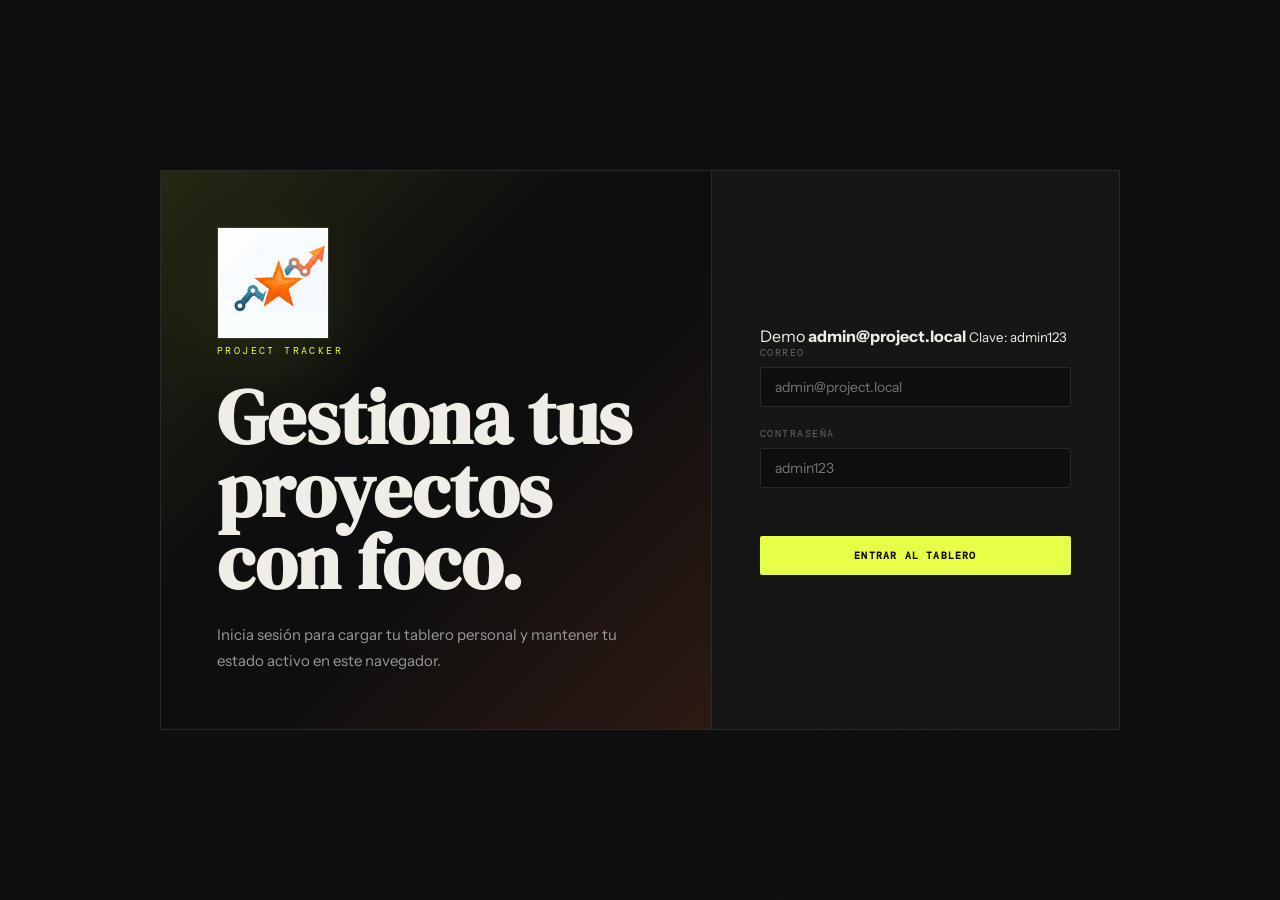
<file: project-tracker.html>
<!DOCTYPE html>
<html lang="es">

<head>
    <meta charset="UTF-8" />
    <meta name="viewport" content="width=device-width, initial-scale=1.0" />
    <meta name="theme-color" content="#0e0e0e" />
    <meta name="application-name" content="Project Tracker" />
    <meta name="apple-mobile-web-app-title" content="Project Tracker" />
    <meta name="apple-mobile-web-app-capable" content="yes" />
    <meta name="apple-mobile-web-app-status-bar-style" content="black-translucent" />
    <meta name="mobile-web-app-capable" content="yes" />
    <title>Project Tracker</title>
    <link rel="manifest" href="manifest.webmanifest" />
    <link rel="icon" type="image/png" sizes="16x16" href="assets/icons/favicon-16x16.png" />
    <link rel="icon" type="image/png" sizes="32x32" href="assets/icons/favicon-32x32.png" />
    <link rel="icon" type="image/png" sizes="48x48" href="assets/icons/favicon-48x48.png" />
    <link rel="apple-touch-icon" sizes="180x180" href="assets/icons/apple-touch-icon.png" />
    <link
        href="https://fonts.googleapis.com/css2?family=Bebas+Neue&family=DM+Serif+Display:ital@0;1&family=DM+Mono:wght@400;500&family=Instrument+Sans:wght@400;500;600&display=swap"
        rel="stylesheet" />
    <link rel="stylesheet" href="index.css" />
</head>

<body>
    <!-- LOGIN -->
    <main class="login-screen" id="login-screen">
        <section class="login-panel">
            <div class="login-brand">
                <img class="login-logo" src="assets/icons/icon-192x192.png" alt="" />
                <span class="login-kicker">Project Tracker</span>
                <h1 class="login-title">Gestiona tus proyectos con foco.</h1>
                <p class="login-copy">
                    Inicia sesión para cargar tu tablero personal y mantener tu estado activo en este navegador.
                </p>
            </div>
            <form class="login-form" id="login-form">
                <div class="login-demo">
                    <span>Demo</span>
                    <strong>admin@project.local</strong>
                    <small>Clave: admin123</small>
                </div>
                <div class="form-group">
                    <label class="form-label" for="login-email">Correo</label>
                    <input class="form-input" id="login-email" type="email" autocomplete="email"
                        placeholder="admin@project.local" required />
                </div>
                <div class="form-group">
                    <label class="form-label" for="login-password">Contraseña</label>
                    <input class="form-input" id="login-password" type="password" autocomplete="current-password"
                        placeholder="admin123" required />
                </div>
                <p class="auth-error" id="auth-error" role="alert"></p>
                <button class="login-btn" type="submit">Entrar al tablero</button>
            </form>
        </section>
    </main>

    <div class="app-shell is-hidden" id="app-shell">
    <!-- HEADER -->
    <header>
        <span class="header-label">v1.0.0 — 2025</span>
        <span class="header-title">
            <img class="header-logo" src="assets/icons/favicon-48x48.png" alt="" />
            Project Tracker
        </span>
        <div class="header-right">
            <div class="status-dot" id="api-status-dot"></div>
            <span class="header-label" id="api-status-label">Conectando API</span>
            <span class="header-user" id="session-user"></span>
            <button class="logout-btn" id="logout-btn" type="button" title="Cerrar sesión">Salir</button>
        </div>
    </header>

    <!-- HERO -->
    <div class="hero">
        <div>
            <div class="hero-eyebrow">// Portafolio Personal</div>
            <h1 class="hero-heading">Mis<br /><em>Proyectos</em></h1>
        </div>
        <div class="hero-stats">
            <div class="stat">
                <div class="stat-number" id="stat-total">0</div>
                <div class="stat-label">Total</div>
            </div>
            <div class="stat">
                <div class="stat-number" id="stat-live">0</div>
                <div class="stat-label">En vivo</div>
            </div>
            <div class="stat">
                <div class="stat-number" id="stat-wip">0</div>
                <div class="stat-label">En progreso</div>
            </div>
        </div>
    </div>

    <!-- CONTROLS -->
    <div class="controls">
        <button class="filter-btn active" data-filter="all">Todos</button>
        <button class="filter-btn" data-filter="live">En vivo</button>
        <button class="filter-btn" data-filter="wip">En progreso</button>
        <button class="filter-btn" data-filter="paused">Pausado</button>
        <button class="filter-btn" data-filter="idea">Idea</button>
        <div class="controls-spacer"></div>
        <div class="search-wrap">
            <input class="search-input" type="text" id="search-input" placeholder="Buscar proyecto…" />
            <span class="search-icon">⌕</span>
        </div>
        <button class="add-btn" id="add-btn">+ Nuevo proyecto</button>
    </div>

    <!-- GRID -->
    <div class="grid-container" id="grid"></div>

    <!-- FOOTER -->
    <footer>
        <span class="footer-text">Edita cualquier tarjeta directamente · Datos sincronizados con API</span>
        <span class="footer-text"><span class="footer-accent">★</span> Project Tracker</span>
    </footer>
    </div>

    <!-- MODAL -->
    <div class="modal-overlay" id="modal">
        <div class="modal">
            <div class="modal-title" id="modal-title">Nuevo Proyecto</div>
            <div class="form-group">
                <label class="form-label">Nombre del proyecto *</label>
                <input class="form-input" id="f-name" type="text" placeholder="Mi Proyecto Épico" />
            </div>
            <div class="form-group">
                <label class="form-label">Descripción *</label>
                <textarea class="form-textarea" id="f-desc"
                    placeholder="¿Qué hace este proyecto? ¿Por qué lo construiste?"></textarea>
            </div>
            <div class="form-row">
                <div class="form-group">
                    <label class="form-label">Estado</label>
                    <select class="form-select" id="f-status">
                        <option value="live">En vivo</option>
                        <option value="wip">En progreso</option>
                        <option value="paused">Pausado</option>
                        <option value="idea">Idea</option>
                    </select>
                </div>
                <div class="form-group">
                    <label class="form-label">Progreso (%)</label>
                    <input class="form-input" id="f-progress" type="number" min="0" max="100" value="0" />
                </div>
            </div>
            <div class="form-group">
                <label class="form-label">URL del proyecto (demo en vivo)</label>
                <input class="form-input" id="f-url" type="url" placeholder="https://mi-proyecto.vercel.app" />
            </div>
            <div class="form-group">
                <label class="form-label">URL del repositorio GitHub</label>
                <input class="form-input" id="f-repo" type="url" placeholder="https://github.com/usuario/repo" />
            </div>
            <div class="form-group">
                <label class="form-label">Stack tecnológico (separado por comas)</label>
                <input class="form-input" id="f-stack" type="text" placeholder="React, Node.js, PostgreSQL" />
            </div>
            <div class="form-group">
                <label class="form-label">Tags (separado por comas)</label>
                <input class="form-input" id="f-tags" type="text" placeholder="Frontend, API, SaaS" />
            </div>
            <div class="modal-actions" id="modal-actions">
                <button class="btn-cancel" id="btn-cancel">Cancelar</button>
                <button class="btn-save" id="btn-save">Guardar</button>
            </div>
        </div>
    </div>

    <script>
        const API_BASE_URL = 'http://localhost:9026/api/v1/projects'
        const ALLOWED_STATUS = ['live', 'wip', 'paused', 'idea']
        const API_STATUS_TO_UI = {
            0: 'idea',
            1: 'wip',
            2: 'live',
            3: 'paused'
        }
        const UI_STATUS_TO_API = {
            idea: 0,
            wip: 1,
            live: 2,
            paused: 3
        }
        const AUTH_STORAGE_KEY = 'project-tracker-session'
        const DEMO_USER = {
            email: 'admin@project.local',
            password: 'admin123',
            name: 'Admin'
        }

        // ── STATE ──
        let projects = []
        let filter = 'all'
        let search = ''
        let editingId = null
        let apiLoadError = ''
        let currentUser = null

        function getStoredSession() {
            try {
                return JSON.parse(localStorage.getItem(AUTH_STORAGE_KEY))
            } catch {
                return null
            }
        }

        function persistSession(user) {
            localStorage.setItem(
                AUTH_STORAGE_KEY,
                JSON.stringify({
                    email: user.email,
                    name: user.name,
                    loggedAt: new Date().toISOString()
                })
            )
        }

        function clearSession() {
            localStorage.removeItem(AUTH_STORAGE_KEY)
        }

        function setAuthError(message = '') {
            const error = document.getElementById('auth-error')
            if (error) error.textContent = message
        }

        function showLogin() {
            document.getElementById('login-screen').classList.remove('is-hidden')
            document.getElementById('app-shell').classList.add('is-hidden')
            document.getElementById('session-user').textContent = ''
            updateApiStatus('offline', 'Sesión requerida')
        }

        function showApp(user) {
            currentUser = user
            document.getElementById('login-screen').classList.add('is-hidden')
            document.getElementById('app-shell').classList.remove('is-hidden')
            document.getElementById('session-user').textContent = user.email
        }

        function startAuthenticatedSession(user) {
            persistSession(user)
            showApp(user)
            loadProjectsFromApi()
        }

        function handleLogin(event) {
            event.preventDefault()
            const email = document.getElementById('login-email').value.trim().toLowerCase()
            const password = document.getElementById('login-password').value

            if (email !== DEMO_USER.email || password !== DEMO_USER.password) {
                setAuthError('Credenciales inválidas. Usa el acceso demo por ahora.')
                return
            }

            setAuthError('')
            startAuthenticatedSession({ email: DEMO_USER.email, name: DEMO_USER.name })
        }

        function handleLogout() {
            clearSession()
            currentUser = null
            projects = []
            filter = 'all'
            search = ''
            editingId = null
            apiLoadError = ''
            document.getElementById('search-input').value = ''
            document.querySelectorAll('.filter-btn').forEach(btn => {
                btn.classList.toggle('active', btn.dataset.filter === 'all')
            })
            closeModal()
            renderCards()
            showLogin()
        }

        function updateApiStatus(state, message) {
            const dot = document.getElementById('api-status-dot')
            const label = document.getElementById('api-status-label')
            if (!dot || !label) return

            if (state === 'loading') {
                dot.style.background = 'var(--accent-2)'
                label.textContent = message || 'Conectando API'
                return
            }

            if (state === 'online') {
                dot.style.background = 'var(--accent)'
                label.textContent = message || 'API conectada'
                return
            }

            dot.style.background = '#ef4444'
            label.textContent = message || 'API no disponible'
        }

        function parseList(value) {
            if (Array.isArray(value)) {
                return value
                    .map(item => String(item).trim())
                    .filter(Boolean)
            }
            if (typeof value === 'string') {
                return value
                    .split(',')
                    .map(item => item.trim())
                    .filter(Boolean)
            }
            return []
        }

        function normalizeStatus(value) {
            const numeric = parseInt(value, 10)
            if (!Number.isNaN(numeric) && API_STATUS_TO_UI[numeric]) {
                return API_STATUS_TO_UI[numeric]
            }

            const status = String(value || '').toLowerCase()
            return ALLOWED_STATUS.includes(status) ? status : 'idea'
        }

        function normalizeProgress(value) {
            return Math.min(100, Math.max(0, parseInt(value, 10) || 0))
        }

        function normalizeProject(raw) {
            if (!raw || typeof raw !== 'object') return null

            const id =
                raw.id ??
                raw.projectId ??
                raw.projectID ??
                raw.Id ??
                raw.ProjectId ??
                crypto.randomUUID()

            return {
                id: String(id),
                name: String(
                    raw.name ?? raw.title ?? raw.projectName ?? raw.Name ?? ''
                ).trim() || 'Proyecto sin nombre',
                description: String(
                    raw.description ??
                        raw.details ??
                        raw.projectDescription ??
                        raw.Description ??
                        ''
                ).trim() || 'Sin descripción',
                status: normalizeStatus(raw.status ?? raw.state ?? raw.Status),
                progress: normalizeProgress(
                    raw.progress ?? raw.completion ?? raw.percent ?? raw.Progress
                ),
                url: String(
                    raw.url ??
                        raw.liveDemoUrl ??
                        raw.liveUrl ??
                        raw.demoUrl ??
                        raw.Url ??
                        raw.LiveDemoUrl ??
                        ''
                ).trim(),
                repo: String(
                    raw.repo ??
                        raw.repositoryUrl ??
                        raw.repoUrl ??
                        raw.RepositoryUrl ??
                        ''
                ).trim(),
                stack: parseList(raw.stack ?? raw.techStack ?? raw.Stack),
                tags: parseList(raw.tags ?? raw.labels ?? raw.Tags)
            }
        }

        function normalizeApiCollection(payload) {
            if (Array.isArray(payload)) return payload
            if (Array.isArray(payload?.value)) return payload.value
            if (Array.isArray(payload?.items)) return payload.items
            if (Array.isArray(payload?.data)) return payload.data
            if (Array.isArray(payload?.$values)) return payload.$values
            return []
        }

        function normalizeApiItem(payload) {
            if (!payload) return null
            if (Array.isArray(payload)) return normalizeProject(payload[0])
            if (Array.isArray(payload?.value)) return normalizeProject(payload.value[0])
            if (payload?.value && typeof payload.value === 'object') {
                return normalizeProject(payload.value)
            }
            if (payload?.data && typeof payload.data === 'object') {
                return normalizeProject(payload.data)
            }
            return normalizeProject(payload)
        }

        function projectToApiPayload(project, forceNumericStatus = false) {
            const numericStatus = UI_STATUS_TO_API[project.status] ?? 0
            return {
                name: project.name,
                project: project.name,
                description: project.description,
                status: forceNumericStatus ? numericStatus : project.status,
                progress: project.progress,
                url: project.url,
                liveDemoUrl: project.url,
                repo: project.repo,
                repoUrl: project.repo,
                stack: project.stack,
                techStack: project.stack.join(', '),
                tags: (project.tags || []).map(t => String(t).trim()).filter(Boolean).join(', ')
            }
        }

        async function saveToApi(path, method, projectData, includeId = null) {
            const stringPayload = projectToApiPayload(projectData, false)
            if (includeId !== null && includeId !== undefined) {
                stringPayload.id = includeId
            }

            try {
                return await apiRequest(path, {
                    method,
                    body: JSON.stringify(stringPayload)
                })
            } catch (error) {
                const numericPayload = projectToApiPayload(projectData, true)
                if (includeId !== null && includeId !== undefined) {
                    numericPayload.id = includeId
                }

                return apiRequest(path, {
                    method,
                    body: JSON.stringify(numericPayload)
                })
            }
        }

        function buildApiUrl(path = '') {
            if (!path) return API_BASE_URL
            return `${API_BASE_URL}${path.startsWith('/') ? path : `/${path}`}`
        }

        async function apiRequest(path = '', options = {}) {
            const { body, headers = {}, ...rest } = options
            const response = await fetch(buildApiUrl(path), {
                method: rest.method || 'GET',
                headers: {
                    Accept: 'application/json',
                    ...(body ? { 'Content-Type': 'application/json' } : {}),
                    ...headers
                },
                body,
                ...rest
            })

            if (!response.ok) {
                let detail = `HTTP ${response.status}`
                try {
                    const errorBody = await response.json()
                    detail = errorBody?.message || errorBody?.title || detail
                } catch {
                    // Ignora cuerpo no JSON en errores.
                }
                throw new Error(detail)
            }

            if (response.status === 204) return null

            const contentType = response.headers.get('content-type') || ''
            if (!contentType.includes('application/json')) return null

            return response.json()
        }

        async function loadProjectsFromApi() {
            updateApiStatus('loading', 'Cargando proyectos...')
            const grid = document.getElementById('grid')
            grid.innerHTML = `
        <div class="empty-state">
          <div class="empty-number">...</div>
          <div class="empty-msg">Conectando con API local...</div>
        </div>`

            try {
                const responseData = await apiRequest()
                projects = normalizeApiCollection(responseData)
                    .map(normalizeProject)
                    .filter(Boolean)
                apiLoadError = ''
                updateApiStatus('online', 'API conectada')
            } catch (error) {
                console.error('No se pudo cargar proyectos desde API:', error)
                projects = []
                apiLoadError =
                    'No se pudo conectar al API en localhost:9026. Verifica que el backend esté corriendo y con CORS habilitado.'
                updateApiStatus('offline', 'API no disponible')
            }

            renderCards()
        }

        // ── RENDER ──
        function updateStats() {
            document.getElementById('stat-total').textContent = projects.length
            document.getElementById('stat-live').textContent = projects.filter(
                p => p.status === 'live'
            ).length
            document.getElementById('stat-wip').textContent = projects.filter(
                p => p.status === 'wip'
            ).length
        }

        const STATUS_LABELS = {
            live: 'En vivo',
            wip: 'En progreso',
            paused: 'Pausado',
            idea: 'Idea'
        }

        function renderCards() {
            const grid = document.getElementById('grid')
            let visible = projects

            if (filter !== 'all') visible = visible.filter(p => p.status === filter)
            if (search.trim()) {
                const q = search.toLowerCase()
                visible = visible.filter(
                    p =>
                        p.name.toLowerCase().includes(q) ||
                        p.description.toLowerCase().includes(q) ||
                        (p.tags || []).some(t => t.toLowerCase().includes(q)) ||
                        (p.stack || []).some(s => s.toLowerCase().includes(q))
                )
            }

            if (visible.length === 0) {
                const message = apiLoadError
                    ? apiLoadError
                    : 'Ningún proyecto encontrado. ¡Agrega uno!'
                grid.innerHTML = `
        <div class="empty-state">
          <div class="empty-number">0</div>
          <div class="empty-msg">${message}</div>
        </div>`
                updateStats()
                return
            }

            grid.innerHTML = visible
                .map(
                    (p, i) => `
      <div class="card" style="animation-delay:${i * 0.05}s">
        <button class="card-edit-btn" onclick="openEdit('${p.id}')" title="Editar">
          <svg viewBox="0 0 24 24" fill="none" stroke="currentColor" stroke-width="2">
            <path d="M11 4H4a2 2 0 0 0-2 2v14a2 2 0 0 0 2 2h14a2 2 0 0 0 2-2v-7"/>
            <path d="M18.5 2.5a2.121 2.121 0 0 1 3 3L12 15l-4 1 1-4 9.5-9.5z"/>
          </svg>
        </button>
        <div class="card-header">
          <div class="card-index">${String(i + 1).padStart(2, '0')}</div>
          <div class="card-badges">
            <span class="badge badge-status-${p.status}">${STATUS_LABELS[p.status]}</span>
            ${(p.tags || [])
                            .map(t => `<span class="badge badge-tag">${t}</span>`)
                            .join('')}
          </div>
        </div>
        <div class="card-name">${p.name}</div>
        <div class="card-desc">${p.description}</div>
        ${(p.stack || []).length
                            ? `
          <div class="card-stack">
            ${p.stack.map(s => `<span class="stack-pill">${s}</span>`).join('')}
          </div>`
                            : ''
                        }
        <div class="card-progress">
          <div class="progress-meta">
            <span class="progress-label">Progreso</span>
            <span class="progress-pct">${p.progress}%</span>
          </div>
          <div class="progress-bar">
            <div class="progress-fill" style="width:${p.progress}%"></div>
          </div>
        </div>
        <div class="card-actions">
          ${p.url
                            ? `<a class="action-btn action-live" href="${p.url}" target="_blank" rel="noopener">
                <svg viewBox="0 0 24 24" fill="none" stroke="currentColor" stroke-width="2.5"><path d="M18 13v6a2 2 0 0 1-2 2H5a2 2 0 0 1-2-2V8a2 2 0 0 1 2-2h6"/><polyline points="15 3 21 3 21 9"/><line x1="10" y1="14" x2="21" y2="3"/></svg>
                Ver en vivo
              </a>`
                            : `<span class="action-btn" style="background:var(--surface-2);border:1px solid var(--border);color:var(--text-muted);cursor:default">Sin deploy</span>`
                        }
          ${p.repo
                            ? `<a class="action-btn action-repo" href="${p.repo}" target="_blank" rel="noopener">
                <svg viewBox="0 0 24 24" fill="currentColor"><path d="M12 0C5.37 0 0 5.37 0 12c0 5.3 3.438 9.8 8.205 11.385.6.113.82-.258.82-.577v-2.165c-3.338.726-4.033-1.416-4.033-1.416-.546-1.387-1.333-1.756-1.333-1.756-1.089-.745.083-.729.083-.729 1.205.084 1.839 1.237 1.839 1.237 1.07 1.834 2.807 1.304 3.492.997.107-.775.418-1.305.762-1.604-2.665-.305-5.467-1.334-5.467-5.931 0-1.311.469-2.381 1.236-3.221-.124-.303-.535-1.524.117-3.176 0 0 1.008-.322 3.301 1.23A11.509 11.509 0 0 1 12 5.803c1.02.005 2.047.138 3.006.404 2.291-1.552 3.297-1.23 3.297-1.23.653 1.653.242 2.874.118 3.176.77.84 1.235 1.911 1.235 3.221 0 4.609-2.807 5.624-5.479 5.929.43.372.823 1.102.823 2.222v3.293c0 .319.192.694.801.576C20.566 21.797 24 17.3 24 12c0-6.63-5.37-12-12-12z"/></svg>
                GitHub
              </a>`
                            : `<span class="action-btn" style="background:transparent;border:1px solid var(--border);color:var(--text-muted);cursor:default">Sin repo</span>`
                        }
        </div>
      </div>
    `
                )
                .join('')

            updateStats()
        }

        // ── FILTER ──
        document.querySelectorAll('.filter-btn').forEach(btn => {
            btn.addEventListener('click', () => {
                document
                    .querySelectorAll('.filter-btn')
                    .forEach(b => b.classList.remove('active'))
                btn.classList.add('active')
                filter = btn.dataset.filter
                renderCards()
            })
        })

        document.getElementById('search-input').addEventListener('input', e => {
            search = e.target.value
            renderCards()
        })

        // ── MODAL ──
        function openModal() {
            document.getElementById('modal').classList.add('open')
        }

        function closeModal() {
            document.getElementById('modal').classList.remove('open')
            editingId = null
            clearForm()
            setModalBusy(false)
        }

        function clearForm() {
            ;['f-name', 'f-desc', 'f-url', 'f-repo', 'f-stack', 'f-tags'].forEach(
                id => {
                    document.getElementById(id).value = ''
                }
            )
            document.getElementById('f-status').value = 'wip'
            document.getElementById('f-progress').value = 0
        }

        function setModalBusy(isBusy) {
            ;['btn-cancel', 'btn-save', 'btn-delete'].forEach(id => {
                const button = document.getElementById(id)
                if (button) button.disabled = isBusy
            })

            const saveButton = document.getElementById('btn-save')
            if (saveButton) {
                saveButton.textContent = isBusy ? 'Guardando...' : 'Guardar'
            }

            const deleteButton = document.getElementById('btn-delete')
            if (deleteButton) {
                deleteButton.textContent = isBusy ? 'Eliminando...' : 'Eliminar'
            }
        }

        document.getElementById('add-btn').addEventListener('click', () => {
            editingId = null
            clearForm()
            document.getElementById('modal-title').textContent = 'Nuevo Proyecto'

            const actions = document.getElementById('modal-actions')
            actions.innerHTML = `
      <button class="btn-cancel" id="btn-cancel">Cancelar</button>
      <button class="btn-save" id="btn-save">Guardar</button>`
            bindModalButtons()
            openModal()
        })

        function openEdit(id) {
            const p = projects.find(x => x.id === id)
            if (!p) return
            editingId = id

            document.getElementById('f-name').value = p.name
            document.getElementById('f-desc').value = p.description
            document.getElementById('f-status').value = p.status
            document.getElementById('f-progress').value = p.progress
            document.getElementById('f-url').value = p.url || ''
            document.getElementById('f-repo').value = p.repo || ''
            document.getElementById('f-stack').value = (p.stack || []).join(', ')
            document.getElementById('f-tags').value = (p.tags || []).join(', ')

            document.getElementById('modal-title').textContent = 'Editar Proyecto'

            const actions = document.getElementById('modal-actions')
            actions.innerHTML = `
      <button class="btn-delete" id="btn-delete">Eliminar</button>
      <button class="btn-cancel" id="btn-cancel">Cancelar</button>
      <button class="btn-save" id="btn-save">Guardar</button>`
            bindModalButtons()
            openModal()
        }

        function bindModalButtons() {
            document
                .getElementById('btn-cancel')
                .addEventListener('click', closeModal)
            document
                .getElementById('btn-save')
                .addEventListener('click', saveProject)
            const delBtn = document.getElementById('btn-delete')
            if (delBtn) delBtn.addEventListener('click', deleteProject)
        }

        document.getElementById('modal').addEventListener('click', e => {
            if (e.target === document.getElementById('modal')) closeModal()
        })

        function collectProjectFormData() {
            return {
                name: document.getElementById('f-name').value.trim(),
                description: document.getElementById('f-desc').value.trim(),
                status: document.getElementById('f-status').value,
                progress: normalizeProgress(
                    document.getElementById('f-progress').value
                ),
                url: document.getElementById('f-url').value.trim(),
                repo: document.getElementById('f-repo').value.trim(),
                stack: parseList(document.getElementById('f-stack').value),
                tags: parseList(document.getElementById('f-tags').value)
            }
        }

        async function saveProject() {
            const data = collectProjectFormData()
            if (!data.name || !data.description) {
                alert('El nombre y la descripción son obligatorios.')
                return
            }

            setModalBusy(true)

            try {
                if (editingId) {
                    const responseData = await saveToApi(
                        `/${encodeURIComponent(editingId)}`,
                        'PUT',
                        data,
                        editingId
                    )
                    const updatedProject =
                        normalizeApiItem(responseData) ||
                        normalizeProject({ id: editingId, ...data })
                    const idx = projects.findIndex(p => p.id === editingId)
                    if (idx !== -1 && updatedProject) projects[idx] = updatedProject
                } else {
                    const responseData = await saveToApi('', 'POST', data)
                    const createdProject =
                        normalizeApiItem(responseData) || normalizeProject(data)
                    if (createdProject) projects.unshift(createdProject)
                }

                apiLoadError = ''
                updateApiStatus('online', 'API conectada')
                renderCards()
                closeModal()
            } catch (error) {
                updateApiStatus('offline', 'Error al guardar')
                alert(`No se pudo guardar en el API: ${error.message}`)
                setModalBusy(false)
            }
        }

        async function deleteProject() {
            if (!editingId) return
            if (!confirm('¿Eliminar este proyecto? Esta acción no se puede deshacer.')) {
                return
            }

            setModalBusy(true)

            try {
                await apiRequest(`/${encodeURIComponent(editingId)}`, {
                    method: 'DELETE'
                })

                projects = projects.filter(p => p.id !== editingId)
                apiLoadError = ''
                updateApiStatus('online', 'API conectada')
                renderCards()
                closeModal()
            } catch (error) {
                updateApiStatus('offline', 'Error al eliminar')
                alert(`No se pudo eliminar en el API: ${error.message}`)
                setModalBusy(false)
            }
        }

        // ── INIT ──
        function initApp() {
            document.getElementById('login-form').addEventListener('submit', handleLogin)
            document.getElementById('logout-btn').addEventListener('click', handleLogout)

            const storedSession = getStoredSession()
            if (storedSession?.email) {
                showApp(storedSession)
                loadProjectsFromApi()
                return
            }

            showLogin()
        }

        initApp()
    </script>
</body>

</html>
</file>
<file: index.css>
:root {
    --bg: #0e0e0e;
    --surface: #161616;
    --surface-2: #1e1e1e;
    --border: #2a2a2a;
    --accent: #e8ff47;
    --accent-2: #ff6b35;
    --text: #f0ede6;
    --text-muted: #666;
    --text-dim: #999;
    --card-hover: #1a1a1a;
    --radius: 2px;
}

*,
*::before,
*::after {
    box-sizing: border-box;
    margin: 0;
    padding: 0;
}

body {
    background: var(--bg);
    color: var(--text);
    font-family: 'Instrument Sans', sans-serif;
    min-height: 100vh;
    overflow-x: hidden;
}

.is-hidden {
    display: none !important;
}

.login-screen {
    position: relative;
    z-index: 1;
    min-height: 100vh;
    display: grid;
    place-items: center;
    padding: 32px;
}

.login-panel {
    width: min(960px, 100%);
    min-height: 560px;
    display: grid;
    grid-template-columns: 1.15fr 0.85fr;
    border: 1px solid var(--border);
    background: var(--surface);
}

.login-brand {
    padding: 56px;
    display: flex;
    flex-direction: column;
    justify-content: flex-end;
    border-right: 1px solid var(--border);
    background:
        linear-gradient(135deg, rgba(232, 255, 71, 0.11), transparent 38%),
        linear-gradient(315deg, rgba(255, 107, 53, 0.13), transparent 42%),
        var(--bg);
}

.login-logo {
    width: 112px;
    height: 112px;
    object-fit: cover;
    border: 1px solid rgba(255, 255, 255, 0.12);
    margin-bottom: auto;
    box-shadow: 0 24px 80px rgba(232, 255, 71, 0.08);
}

.login-kicker {
    font-family: 'DM Mono', monospace;
    font-size: 10px;
    letter-spacing: 0.24em;
    text-transform: uppercase;
    color: var(--accent);
    margin-bottom: 24px;
}

.login-title {
    font-family: 'DM Serif Display', serif;
    font-size: clamp(42px, 6vw, 76px);
    line-height: 0.95;
    max-width: 560px;
}

.login-copy {
    color: var(--text-dim);
    font-size: 15px;
    line-height: 1.7;
    max-width: 460px;
    margin-top: 24px;
}

.login-form {
    padding: 48px;
    display: flex;
    flex-direction: column;
    justify-content: center;
}

.auth-error {
    min-height: 18px;
    margin: -4px 0 14px;
    color: #f87171;
    font-size: 13px;
}

.login-btn {
    width: 100%;
    font-family: 'DM Mono', monospace;
    font-size: 10px;
    letter-spacing: 0.12em;
    text-transform: uppercase;
    padding: 13px 20px;
    background: var(--accent);
    border: none;
    color: #0e0e0e;
    cursor: pointer;
    border-radius: var(--radius);
    font-weight: 600;
    transition: all 0.2s;
}

.login-btn:hover {
    background: #fff;
    transform: translateY(-1px);
}

/* ── NOISE TEXTURE ── */
body::before {
    content: '';
    position: fixed;
    inset: 0;
    background-image: url("data:image/svg+xml,%3Csvg viewBox='0 0 256 256' xmlns='http://www.w3.org/2000/svg'%3E%3Cfilter id='noise'%3E%3CfeTurbulence type='fractalNoise' baseFrequency='0.9' numOctaves='4' stitchTiles='stitch'/%3E%3C/filter%3E%3Crect width='100%25' height='100%25' filter='url(%23noise)' opacity='0.04'/%3E%3C/svg%3E");
    pointer-events: none;
    z-index: 0;
    opacity: 0.5;
}

/* ── HEADER ── */
header {
    position: relative;
    z-index: 1;
    border-bottom: 1px solid var(--border);
    padding: 0 48px;
    display: grid;
    grid-template-columns: 1fr auto 1fr;
    align-items: center;
    gap: 24px;
    height: 72px;
}

.header-label {
    font-family: 'DM Mono', monospace;
    font-size: 10px;
    letter-spacing: 0.2em;
    text-transform: uppercase;
    color: var(--text-muted);
}

.header-title {
    font-family: 'Bebas Neue', sans-serif;
    font-size: 22px;
    letter-spacing: 0.1em;
    color: var(--accent);
    text-align: center;
    white-space: nowrap;
    display: inline-flex;
    align-items: center;
    justify-content: center;
    gap: 10px;
}

.header-logo {
    width: 28px;
    height: 28px;
    object-fit: cover;
    border: 1px solid rgba(232, 255, 71, 0.22);
}

.header-right {
    display: flex;
    justify-content: flex-end;
    align-items: center;
    gap: 16px;
}

.header-user {
    max-width: 180px;
    overflow: hidden;
    text-overflow: ellipsis;
    white-space: nowrap;
    font-family: 'DM Mono', monospace;
    font-size: 10px;
    color: var(--text-dim);
}

.logout-btn {
    font-family: 'DM Mono', monospace;
    font-size: 10px;
    letter-spacing: 0.1em;
    text-transform: uppercase;
    padding: 7px 12px;
    background: transparent;
    border: 1px solid var(--border);
    color: var(--text-muted);
    cursor: pointer;
    border-radius: var(--radius);
    transition: all 0.2s;
}

.logout-btn:hover {
    border-color: var(--text-dim);
    color: var(--text);
}

.status-dot {
    width: 7px;
    height: 7px;
    border-radius: 50%;
    background: var(--accent);
    animation: pulse 2s ease-in-out infinite;
}

@keyframes pulse {

    0%,
    100% {
        opacity: 1;
        transform: scale(1);
    }

    50% {
        opacity: 0.4;
        transform: scale(0.8);
    }
}

/* ── HERO ── */
.hero {
    position: relative;
    z-index: 1;
    padding: 64px 48px 48px;
    border-bottom: 1px solid var(--border);
    display: grid;
    grid-template-columns: 1fr auto;
    align-items: end;
    gap: 48px;
}

.hero-eyebrow {
    font-family: 'DM Mono', monospace;
    font-size: 10px;
    letter-spacing: 0.25em;
    text-transform: uppercase;
    color: var(--text-muted);
    margin-bottom: 16px;
}

.hero-heading {
    font-family: 'DM Serif Display', serif;
    font-style: italic;
    font-size: clamp(48px, 6vw, 88px);
    line-height: 0.95;
    color: var(--text);
    max-width: 700px;
}

.hero-heading em {
    font-style: normal;
    color: var(--accent);
}

.hero-stats {
    display: flex;
    flex-direction: column;
    gap: 24px;
    text-align: right;
}

.stat {
    display: flex;
    flex-direction: column;
    gap: 4px;
}

.stat-number {
    font-family: 'Bebas Neue', sans-serif;
    font-size: 48px;
    line-height: 1;
    color: var(--text);
    transition: color 0.3s;
}

.stat-label {
    font-family: 'DM Mono', monospace;
    font-size: 9px;
    letter-spacing: 0.2em;
    text-transform: uppercase;
    color: var(--text-muted);
}

/* ── CONTROLS ── */
.controls {
    position: relative;
    z-index: 1;
    padding: 24px 48px;
    border-bottom: 1px solid var(--border);
    display: flex;
    align-items: center;
    gap: 12px;
    flex-wrap: wrap;
}

.filter-btn {
    font-family: 'DM Mono', monospace;
    font-size: 10px;
    letter-spacing: 0.15em;
    text-transform: uppercase;
    padding: 8px 16px;
    background: transparent;
    border: 1px solid var(--border);
    color: var(--text-muted);
    cursor: pointer;
    border-radius: var(--radius);
    transition: all 0.2s;
}

.filter-btn:hover {
    border-color: var(--text-dim);
    color: var(--text);
}

.filter-btn.active {
    background: var(--accent);
    border-color: var(--accent);
    color: #0e0e0e;
}

.controls-spacer {
    flex: 1;
}

.search-wrap {
    position: relative;
}

.search-input {
    font-family: 'DM Mono', monospace;
    font-size: 11px;
    padding: 8px 36px 8px 16px;
    background: var(--surface);
    border: 1px solid var(--border);
    color: var(--text);
    border-radius: var(--radius);
    width: 220px;
    transition: border-color 0.2s;
    outline: none;
}

.search-input::placeholder {
    color: var(--text-muted);
}

.search-input:focus {
    border-color: var(--accent);
}

.search-icon {
    position: absolute;
    right: 12px;
    top: 50%;
    transform: translateY(-50%);
    color: var(--text-muted);
    pointer-events: none;
    font-size: 12px;
}

.add-btn {
    font-family: 'DM Mono', monospace;
    font-size: 10px;
    letter-spacing: 0.1em;
    text-transform: uppercase;
    padding: 8px 20px;
    background: var(--accent);
    border: none;
    color: #0e0e0e;
    cursor: pointer;
    border-radius: var(--radius);
    font-weight: 500;
    transition: all 0.2s;
}

.add-btn:hover {
    background: #fff;
    transform: translateY(-1px);
}

/* ── GRID ── */
.grid-container {
    position: relative;
    z-index: 1;
    padding: 48px;
    display: grid;
    grid-template-columns: repeat(auto-fill, minmax(360px, 1fr));
    gap: 1px;
    background: var(--border);
}

/* ── CARD ── */
.card {
    background: var(--surface);
    padding: 32px;
    display: flex;
    flex-direction: column;
    gap: 0;
    cursor: default;
    transition: background 0.2s;
    position: relative;
    overflow: hidden;
    animation: fadeIn 0.4s ease both;
}

@keyframes fadeIn {
    from {
        opacity: 0;
        transform: translateY(8px);
    }

    to {
        opacity: 1;
        transform: translateY(0);
    }
}

.card::before {
    content: '';
    position: absolute;
    top: 0;
    left: 0;
    right: 0;
    height: 2px;
    background: var(--accent);
    transform: scaleX(0);
    transform-origin: left;
    transition: transform 0.3s ease;
}

.card:hover {
    background: var(--card-hover);
}

.card:hover::before {
    transform: scaleX(1);
}

.card-header {
    display: flex;
    align-items: flex-start;
    justify-content: space-between;
    gap: 16px;
    margin-bottom: 20px;
}

.card-index {
    font-family: 'Bebas Neue', sans-serif;
    font-size: 13px;
    color: var(--text-muted);
    letter-spacing: 0.05em;
    min-width: 32px;
    padding-top: 4px;
}

.card-badges {
    display: flex;
    gap: 6px;
    flex-wrap: wrap;
    justify-content: flex-end;
}

.badge {
    font-family: 'DM Mono', monospace;
    font-size: 9px;
    letter-spacing: 0.1em;
    text-transform: uppercase;
    padding: 3px 8px;
    border-radius: 99px;
    border: 1px solid;
}

.badge-status-live {
    border-color: #4ade80;
    color: #4ade80;
}

.badge-status-wip {
    border-color: #facc15;
    color: #facc15;
}

.badge-status-paused {
    border-color: #94a3b8;
    color: #94a3b8;
}

.badge-status-idea {
    border-color: #a78bfa;
    color: #a78bfa;
}

.badge-tag {
    border-color: var(--border);
    color: var(--text-muted);
}

.card-name {
    font-family: 'DM Serif Display', serif;
    font-size: 26px;
    line-height: 1.15;
    color: var(--text);
    margin-bottom: 12px;
}

.card-desc {
    font-size: 13px;
    line-height: 1.65;
    color: var(--text-dim);
    flex: 1;
    margin-bottom: 28px;
}

/* ── TECH STACK ── */
.card-stack {
    display: flex;
    flex-wrap: wrap;
    gap: 6px;
    margin-bottom: 28px;
}

.stack-pill {
    font-family: 'DM Mono', monospace;
    font-size: 9px;
    letter-spacing: 0.08em;
    padding: 4px 10px;
    background: var(--surface-2);
    border: 1px solid var(--border);
    border-radius: var(--radius);
    color: var(--text-muted);
}

/* ── PROGRESS ── */
.card-progress {
    margin-bottom: 28px;
}

.progress-meta {
    display: flex;
    justify-content: space-between;
    align-items: center;
    margin-bottom: 8px;
}

.progress-label {
    font-family: 'DM Mono', monospace;
    font-size: 9px;
    letter-spacing: 0.15em;
    text-transform: uppercase;
    color: var(--text-muted);
}

.progress-pct {
    font-family: 'DM Mono', monospace;
    font-size: 11px;
    color: var(--accent);
}

.progress-bar {
    height: 2px;
    background: var(--border);
    border-radius: 99px;
    overflow: hidden;
}

.progress-fill {
    height: 100%;
    background: var(--accent);
    border-radius: 99px;
    transition: width 0.6s ease;
}

/* ── CARD ACTIONS ── */
.card-actions {
    display: grid;
    grid-template-columns: 1fr 1fr;
    gap: 8px;
}

.action-btn {
    font-family: 'DM Mono', monospace;
    font-size: 10px;
    letter-spacing: 0.1em;
    text-transform: uppercase;
    padding: 10px 16px;
    border-radius: var(--radius);
    cursor: pointer;
    text-decoration: none;
    text-align: center;
    transition: all 0.2s;
    display: flex;
    align-items: center;
    justify-content: center;
    gap: 6px;
}

.action-live {
    background: var(--accent);
    border: 1px solid var(--accent);
    color: #0e0e0e;
    font-weight: 600;
}

.action-live:hover {
    background: #fff;
    border-color: #fff;
    transform: translateY(-1px);
}

.action-repo {
    background: transparent;
    border: 1px solid var(--border);
    color: var(--text-dim);
}

.action-repo:hover {
    border-color: var(--text);
    color: var(--text);
}

.action-btn svg {
    width: 12px;
    height: 12px;
    flex-shrink: 0;
}

/* ── EMPTY STATE ── */
.empty-state {
    grid-column: 1 / -1;
    padding: 80px 48px;
    text-align: center;
}

.empty-number {
    font-family: 'Bebas Neue', sans-serif;
    font-size: 120px;
    line-height: 1;
    color: var(--border);
    margin-bottom: 16px;
}

.empty-msg {
    font-family: 'DM Serif Display', serif;
    font-style: italic;
    font-size: 22px;
    color: var(--text-muted);
}

/* ── MODAL ── */
.modal-overlay {
    position: fixed;
    inset: 0;
    background: rgba(0, 0, 0, 0.85);
    z-index: 100;
    display: flex;
    align-items: center;
    justify-content: center;
    padding: 24px;
    opacity: 0;
    pointer-events: none;
    transition: opacity 0.25s;
    backdrop-filter: blur(4px);
}

.modal-overlay.open {
    opacity: 1;
    pointer-events: all;
}

.modal {
    background: var(--surface);
    border: 1px solid var(--border);
    border-radius: var(--radius);
    width: 100%;
    max-width: 560px;
    max-height: 90vh;
    overflow-y: auto;
    padding: 40px;
    transform: translateY(16px);
    transition: transform 0.25s;
}

.modal-overlay.open .modal {
    transform: translateY(0);
}

.modal-title {
    font-family: 'Bebas Neue', sans-serif;
    font-size: 28px;
    letter-spacing: 0.08em;
    color: var(--accent);
    margin-bottom: 32px;
}

.form-group {
    margin-bottom: 20px;
}

.form-label {
    font-family: 'DM Mono', monospace;
    font-size: 10px;
    letter-spacing: 0.15em;
    text-transform: uppercase;
    color: var(--text-muted);
    display: block;
    margin-bottom: 8px;
}

.form-input,
.form-select,
.form-textarea {
    width: 100%;
    font-family: 'Instrument Sans', sans-serif;
    font-size: 14px;
    padding: 10px 14px;
    background: var(--bg);
    border: 1px solid var(--border);
    color: var(--text);
    border-radius: var(--radius);
    outline: none;
    transition: border-color 0.2s;
}

.form-textarea {
    resize: vertical;
    min-height: 90px;
}

.form-input:focus,
.form-select:focus,
.form-textarea:focus {
    border-color: var(--accent);
}

.form-select option {
    background: var(--bg);
}

.form-row {
    display: grid;
    grid-template-columns: 1fr 1fr;
    gap: 16px;
}

.modal-actions {
    display: flex;
    gap: 10px;
    justify-content: flex-end;
    margin-top: 32px;
}

.btn-cancel {
    font-family: 'DM Mono', monospace;
    font-size: 10px;
    letter-spacing: 0.1em;
    text-transform: uppercase;
    padding: 10px 20px;
    background: transparent;
    border: 1px solid var(--border);
    color: var(--text-muted);
    cursor: pointer;
    border-radius: var(--radius);
    transition: all 0.2s;
}

.btn-cancel:hover {
    border-color: var(--text-dim);
    color: var(--text);
}

.btn-save {
    font-family: 'DM Mono', monospace;
    font-size: 10px;
    letter-spacing: 0.1em;
    text-transform: uppercase;
    padding: 10px 24px;
    background: var(--accent);
    border: none;
    color: #0e0e0e;
    cursor: pointer;
    border-radius: var(--radius);
    font-weight: 600;
    transition: all 0.2s;
}

.btn-save:hover {
    background: #fff;
}

.btn-delete {
    font-family: 'DM Mono', monospace;
    font-size: 10px;
    letter-spacing: 0.1em;
    text-transform: uppercase;
    padding: 10px 20px;
    background: transparent;
    border: 1px solid #ef4444;
    color: #ef4444;
    cursor: pointer;
    border-radius: var(--radius);
    transition: all 0.2s;
    margin-right: auto;
}

.btn-delete:hover {
    background: #ef4444;
    color: white;
}

/* ── CARD EDIT BTN ── */
.card-edit-btn {
    position: absolute;
    top: 16px;
    right: 16px;
    width: 28px;
    height: 28px;
    border-radius: var(--radius);
    background: transparent;
    border: 1px solid transparent;
    color: var(--text-muted);
    cursor: pointer;
    display: flex;
    align-items: center;
    justify-content: center;
    transition: all 0.2s;
    opacity: 0;
}

.card:hover .card-edit-btn {
    opacity: 1;
    border-color: var(--border);
}

.card-edit-btn:hover {
    border-color: var(--text-dim) !important;
    color: var(--text);
}

/* ── FOOTER ── */
footer {
    position: relative;
    z-index: 1;
    border-top: 1px solid var(--border);
    padding: 24px 48px;
    display: flex;
    align-items: center;
    justify-content: space-between;
}

.footer-text {
    font-family: 'DM Mono', monospace;
    font-size: 10px;
    letter-spacing: 0.1em;
    color: var(--text-muted);
}

.footer-accent {
    color: var(--accent);
}

@media (max-width: 768px) {
    .login-screen {
        padding: 0;
    }

    .login-panel {
        min-height: 100vh;
        grid-template-columns: 1fr;
        border-left: 0;
        border-right: 0;
    }

    .login-brand {
        min-height: 320px;
        padding: 40px 24px;
        border-right: 0;
        border-bottom: 1px solid var(--border);
    }

    .login-form {
        padding: 32px 24px 40px;
    }

    header,
    .hero,
    .controls,
    .grid-container,
    footer {
        padding-left: 24px;
        padding-right: 24px;
    }

    .hero {
        grid-template-columns: 1fr;
        gap: 32px;
    }

    header {
        grid-template-columns: 1fr;
        height: auto;
        padding-top: 18px;
        padding-bottom: 18px;
        text-align: center;
    }

    .header-right {
        justify-content: center;
        flex-wrap: wrap;
        gap: 10px;
    }

    .hero-stats {
        flex-direction: row;
        text-align: left;
    }

    .grid-container {
        grid-template-columns: 1fr;
        padding: 0;
    }

    .form-row {
        grid-template-columns: 1fr;
    }
}
</file>
